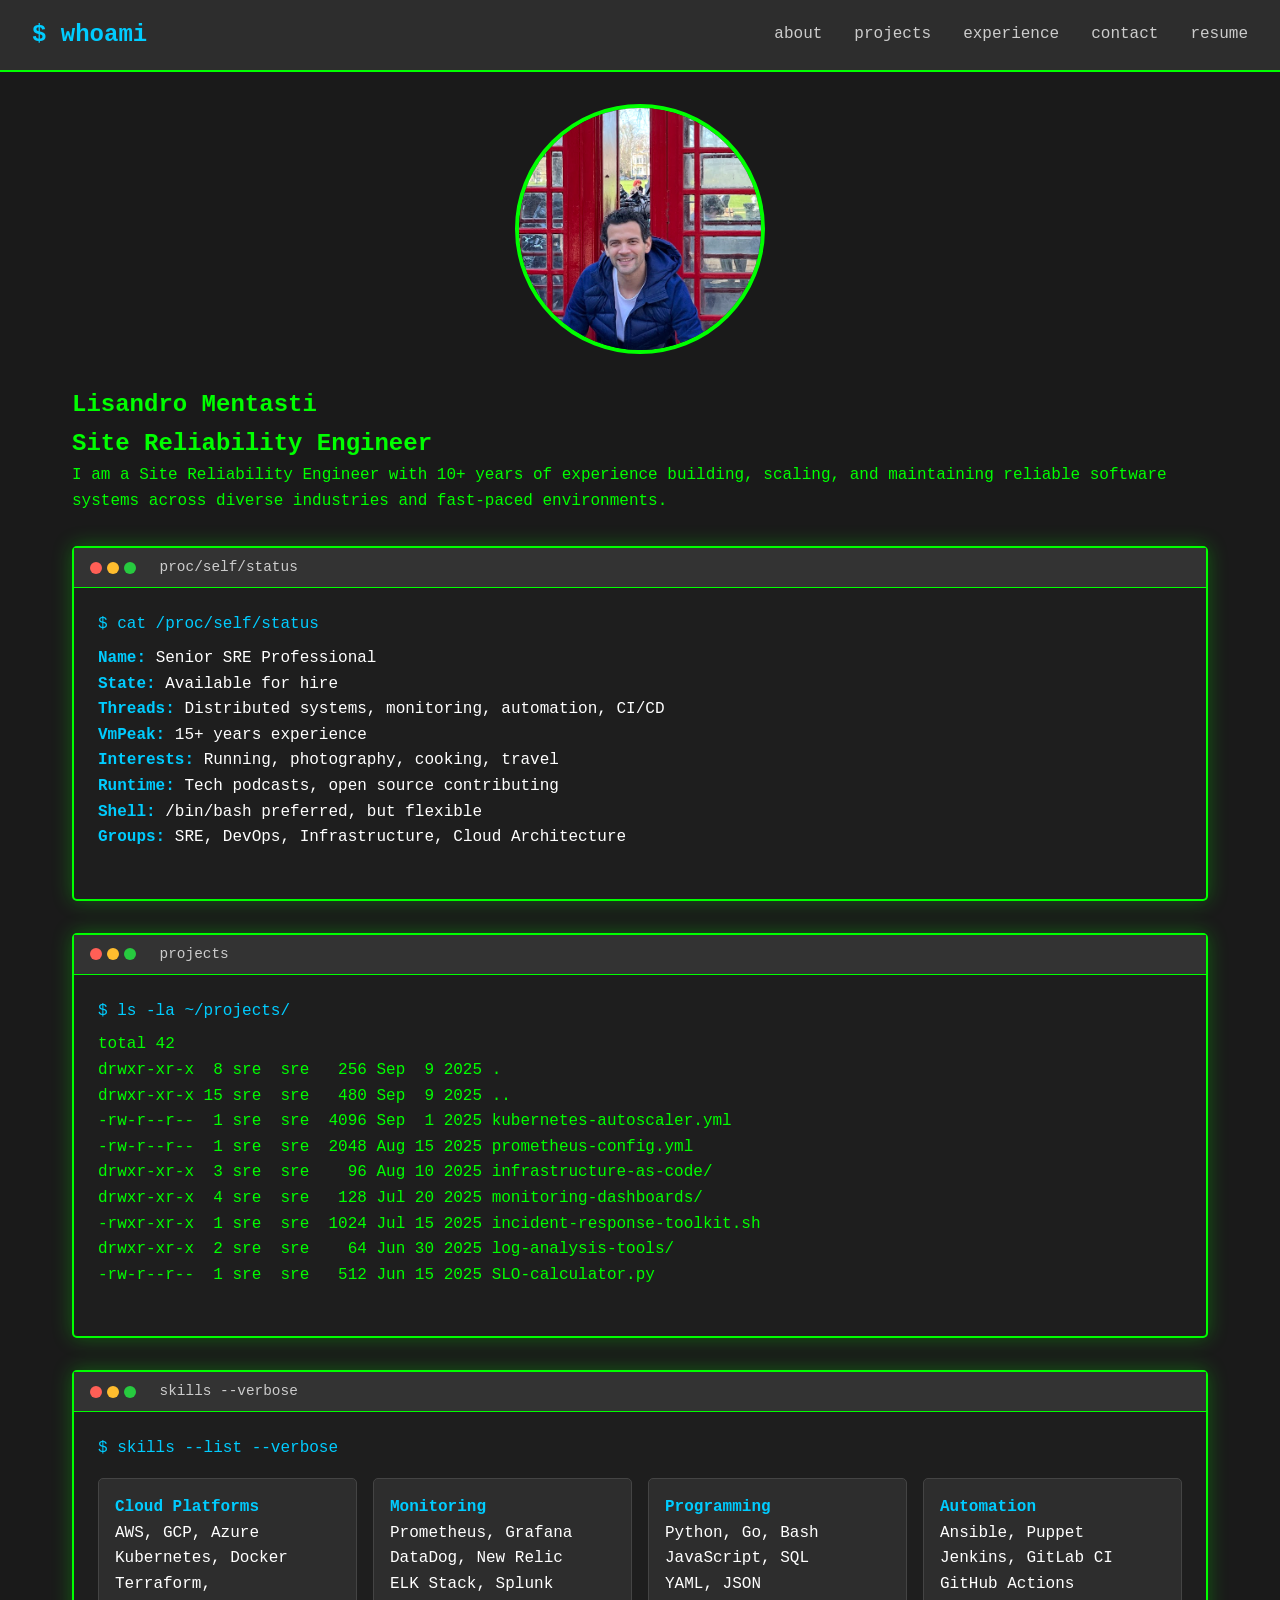
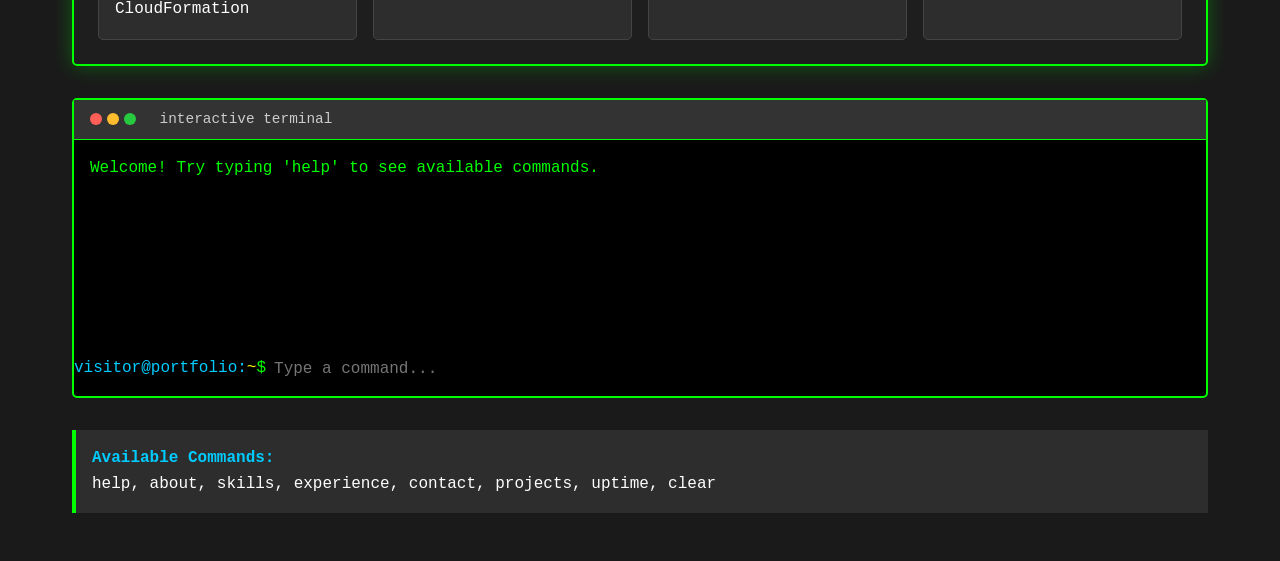
<file: alternative/index.html>
<!DOCTYPE html>
<html lang="en">
<head>
    <meta charset="UTF-8">
    <meta name="viewport" content="width=device-width, initial-scale=1.0">
    <title>$ whoami - SRE Portfolio</title>
    <link rel="stylesheet" href="styles.css">
</head>
<body>
    <header class="header">
        <div class="logo">$ whoami</div>
        <nav class="nav">
            <a href="#about">about</a>
            <a href="#projects">projects</a>
            <a href="#experience">experience</a>
            <a href="#contact">contact</a>
            <a href="#resume">resume</a>
        </nav>
    </header>

    <div class="container">
        <!-- About Section -->
        <section id="about" class="about-section">
            <div class="about-content">
                <div class="profile-image-container">
                    <img src="profile.png" alt="Lisandro Mentasti" class="profile-image">
                </div>
                <h1 class="about-name">Lisandro Mentasti</h1>
                <h2 class="about-title">Site Reliability Engineer</h2>
                <div class="about-description">
                    <p>I am a Site Reliability Engineer with 10+ years of experience building, scaling, and maintaining reliable software systems across diverse industries and fast-paced environments.</p>
                </div>
            </div>
        </section>

        <!-- Status Section -->
        <div class="terminal-window">
            <div class="terminal-header">
                <div class="terminal-buttons">
                    <div class="terminal-button red"></div>
                    <div class="terminal-button yellow"></div>
                    <div class="terminal-button green"></div>
                </div>
                <div class="terminal-title">proc/self/status</div>
            </div>
            <div class="terminal-content">
                <div class="command">$ cat /proc/self/status</div>
                <div class="output"><span class="key">Name:</span> <span class="value">Senior SRE Professional</span>
<span class="key">State:</span> <span class="value">Available for hire</span>
<span class="key">Threads:</span> <span class="value">Distributed systems, monitoring, automation, CI/CD</span>
<span class="key">VmPeak:</span> <span class="value">15+ years experience</span>
<span class="key">Interests:</span> <span class="value">Running, photography, cooking, travel</span>
<span class="key">Runtime:</span> <span class="value">Tech podcasts, open source contributing</span>
<span class="key">Shell:</span> <span class="value">/bin/bash preferred, but flexible</span>
<span class="key">Groups:</span> <span class="value">SRE, DevOps, Infrastructure, Cloud Architecture</span></div>
            </div>
        </div>

        <!-- Projects Section -->
        <div class="terminal-window">
            <div class="terminal-header">
                <div class="terminal-buttons">
                    <div class="terminal-button red"></div>
                    <div class="terminal-button yellow"></div>
                    <div class="terminal-button green"></div>
                </div>
                <div class="terminal-title">projects</div>
            </div>
            <div class="terminal-content">
                <div class="command">$ ls -la ~/projects/</div>
                <div class="output">total 42
drwxr-xr-x  8 sre  sre   256 Sep  9 2025 .
drwxr-xr-x 15 sre  sre   480 Sep  9 2025 ..
-rw-r--r--  1 sre  sre  4096 Sep  1 2025 kubernetes-autoscaler.yml
-rw-r--r--  1 sre  sre  2048 Aug 15 2025 prometheus-config.yml
drwxr-xr-x  3 sre  sre    96 Aug 10 2025 infrastructure-as-code/
drwxr-xr-x  4 sre  sre   128 Jul 20 2025 monitoring-dashboards/
-rwxr-xr-x  1 sre  sre  1024 Jul 15 2025 incident-response-toolkit.sh
drwxr-xr-x  2 sre  sre    64 Jun 30 2025 log-analysis-tools/
-rw-r--r--  1 sre  sre   512 Jun 15 2025 SLO-calculator.py</div>
            </div>
        </div>

        <!-- Skills Section -->
        <div class="terminal-window">
            <div class="terminal-header">
                <div class="terminal-buttons">
                    <div class="terminal-button red"></div>
                    <div class="terminal-button yellow"></div>
                    <div class="terminal-button green"></div>
                </div>
                <div class="terminal-title">skills --verbose</div>
            </div>
            <div class="terminal-content">
                <div class="command">$ skills --list --verbose</div>
                <div class="skills-grid">
                    <div class="skill-category">
                        <div class="key">Cloud Platforms</div>
                        <div class="value">AWS, GCP, Azure<br>Kubernetes, Docker<br>Terraform, CloudFormation</div>
                    </div>
                    <div class="skill-category">
                        <div class="key">Monitoring</div>
                        <div class="value">Prometheus, Grafana<br>DataDog, New Relic<br>ELK Stack, Splunk</div>
                    </div>
                    <div class="skill-category">
                        <div class="key">Programming</div>
                        <div class="value">Python, Go, Bash<br>JavaScript, SQL<br>YAML, JSON</div>
                    </div>
                    <div class="skill-category">
                        <div class="key">Automation</div>
                        <div class="value">Ansible, Puppet<br>Jenkins, GitLab CI<br>GitHub Actions</div>
                    </div>
                </div>
            </div>
        </div>

        <!-- Interactive Terminal -->
        <div class="interactive-terminal">
            <div class="terminal-header">
                <div class="terminal-buttons">
                    <div class="terminal-button red"></div>
                    <div class="terminal-button yellow"></div>
                    <div class="terminal-button green"></div>
                </div>
                <div class="terminal-title">interactive terminal</div>
            </div>
            <div class="terminal-output" id="terminalOutput">
                <div class="output">Welcome! Try typing 'help' to see available commands.</div>
            </div>
            <div class="input-line">
                <span class="prompt">visitor@portfolio:</span><span class="path">~</span>$ 
                <input type="text" class="terminal-input" id="terminalInput" placeholder="Type a command...">
            </div>
        </div>

        <!-- Help Section -->
        <div class="help-section">
            <div class="key">Available Commands:</div>
            <div class="value">help, about, skills, experience, contact, projects, uptime, clear</div>
        </div>
    </div>

    <script src="script.js"></script>
</body>
</html>
</file>
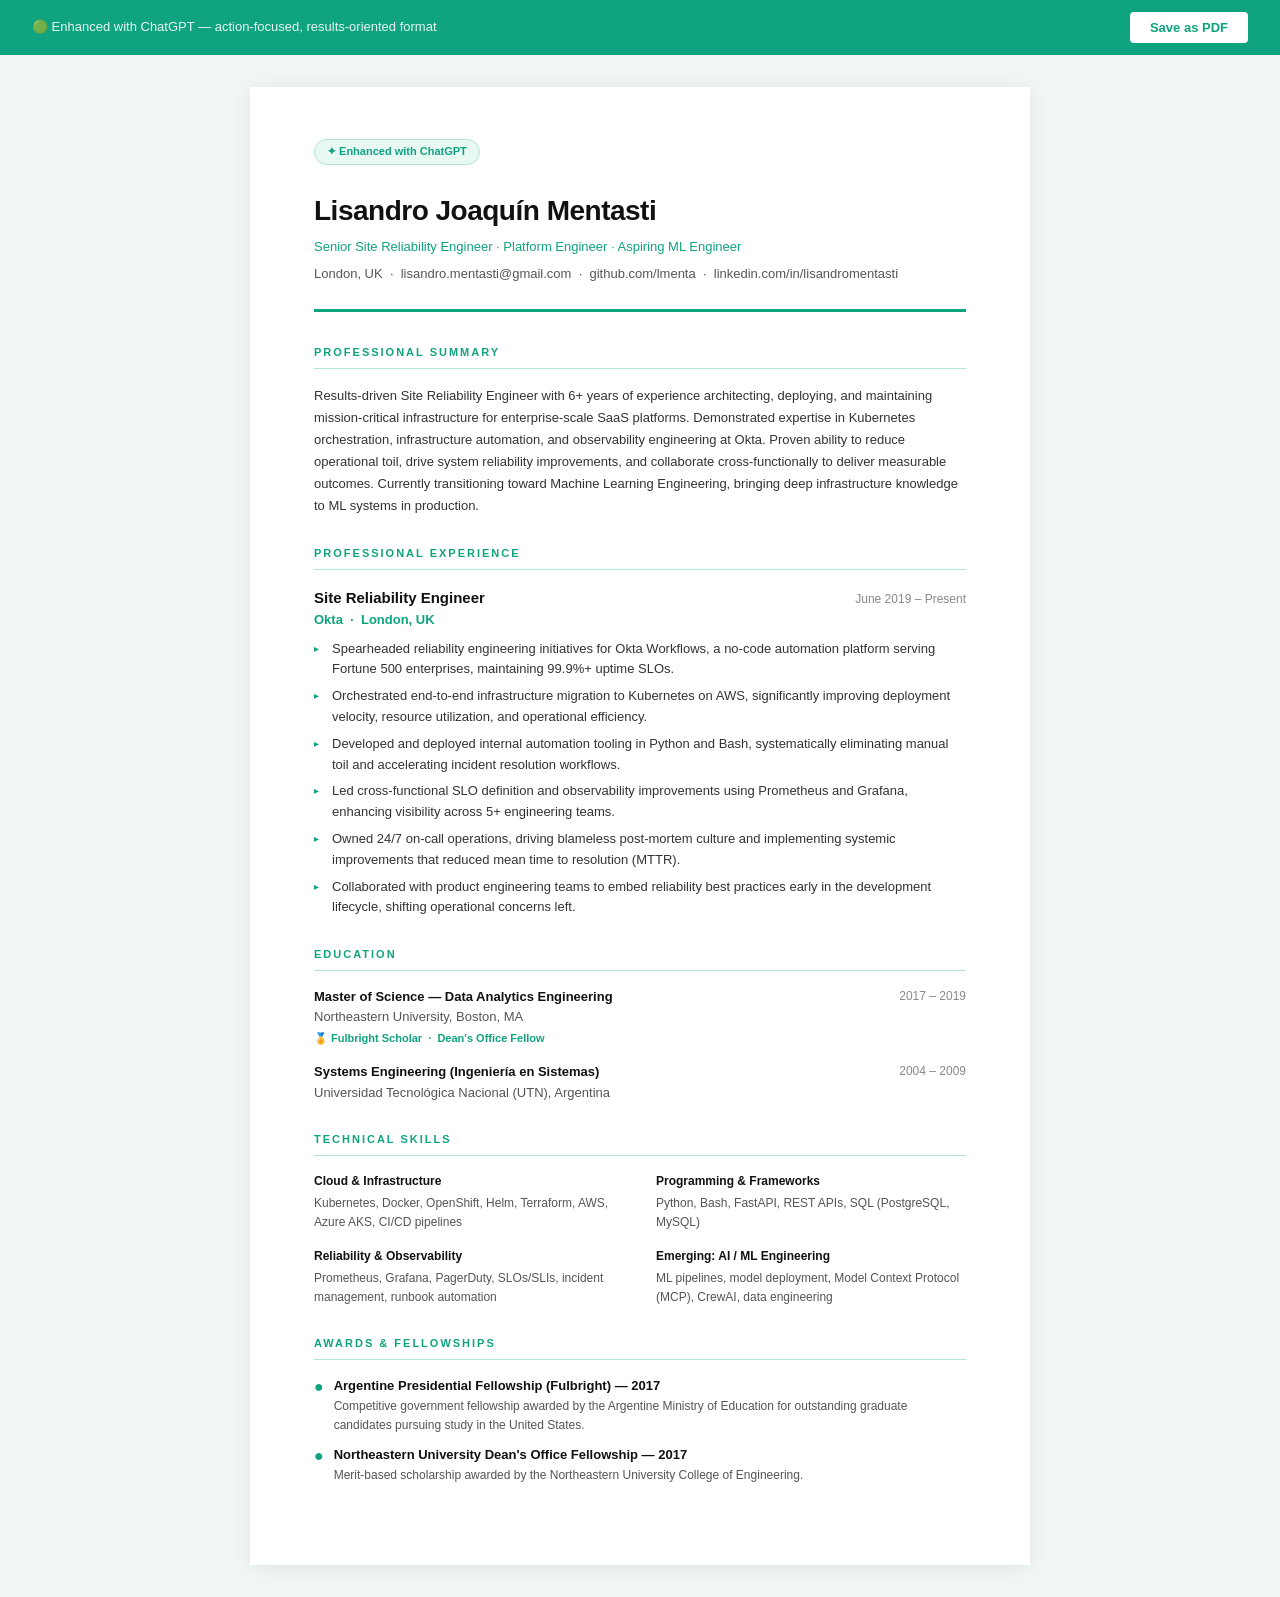
<file: resume/versions/chatgpt.html>
<!DOCTYPE html>
<html lang="en">
<head>
    <meta charset="UTF-8">
    <meta name="viewport" content="width=device-width, initial-scale=1.0">
    <title>Lisandro Joaquín Mentasti — CV (ChatGPT Enhanced)</title>
    <style>
        * { box-sizing: border-box; margin: 0; padding: 0; }

        body {
            font-family: -apple-system, 'Helvetica Neue', Arial, sans-serif;
            font-size: 14px;
            line-height: 1.6;
            color: #1a1a1a;
            background: #f0f7f4;
        }

        .print-bar {
            background: #10a37f;
            color: #fff;
            padding: 12px 32px;
            display: flex;
            align-items: center;
            justify-content: space-between;
            font-size: 13px;
        }
        .print-bar span { opacity: 0.9; }
        .print-btn {
            background: #fff;
            color: #10a37f;
            border: none;
            padding: 8px 20px;
            border-radius: 4px;
            font-size: 13px;
            font-weight: 600;
            cursor: pointer;
        }
        .print-btn:hover { background: #e6f5f0; }

        .page {
            max-width: 780px;
            margin: 32px auto;
            background: #fff;
            padding: 52px 64px;
            box-shadow: 0 2px 20px rgba(0,0,0,0.08);
        }

        .badge {
            display: inline-flex;
            align-items: center;
            gap: 6px;
            font-size: 11px;
            font-weight: 600;
            color: #10a37f;
            background: #e8f8f3;
            border: 1px solid #b3e6d5;
            padding: 3px 12px;
            border-radius: 20px;
            margin-bottom: 24px;
        }

        header { margin-bottom: 32px; border-bottom: 3px solid #10a37f; padding-bottom: 24px; }
        h1 { font-size: 28px; font-weight: 700; letter-spacing: -0.5px; color: #111; }
        .subtitle { font-size: 13px; color: #555; margin-top: 6px; }
        .tagline { font-size: 13px; color: #10a37f; font-weight: 500; margin-top: 4px; }

        section { margin-bottom: 28px; }
        .section-title {
            font-size: 11px;
            font-weight: 700;
            letter-spacing: 2px;
            text-transform: uppercase;
            color: #10a37f;
            border-bottom: 1px solid #b3e6d5;
            padding-bottom: 6px;
            margin-bottom: 16px;
        }

        .job-header { display: flex; justify-content: space-between; align-items: baseline; margin-bottom: 8px; flex-wrap: wrap; gap: 4px; }
        .job-title { font-weight: 700; font-size: 15px; color: #111; }
        .job-company { color: #10a37f; font-weight: 600; font-size: 13px; }
        .job-date { font-size: 12px; color: #888; }

        ul { padding-left: 0; list-style: none; }
        ul li {
            padding-left: 18px;
            position: relative;
            margin-bottom: 6px;
            color: #333;
            font-size: 13px;
        }
        ul li::before { content: "▸"; position: absolute; left: 0; color: #10a37f; font-size: 10px; top: 2px; }

        .edu-item { display: flex; justify-content: space-between; margin-bottom: 14px; flex-wrap: wrap; gap: 2px; }
        .edu-degree { font-weight: 700; font-size: 13px; color: #111; }
        .edu-school { font-size: 13px; color: #555; }
        .edu-note { font-size: 11px; color: #10a37f; font-weight: 600; margin-top: 2px; }
        .edu-date { font-size: 12px; color: #888; }

        .skills-grid { display: grid; grid-template-columns: 1fr 1fr; gap: 14px 32px; }
        .skill-category { font-weight: 700; font-size: 12px; color: #111; margin-bottom: 3px; }
        .skill-list { font-size: 12px; color: #555; }

        .award-item { margin-bottom: 10px; display: flex; gap: 10px; }
        .award-dot { color: #10a37f; font-size: 16px; line-height: 1.4; flex-shrink: 0; }
        .award-name { font-weight: 700; font-size: 13px; color: #111; }
        .award-desc { font-size: 12px; color: #555; }

        @media print {
            body { background: white; font-size: 12px; }
            .print-bar { display: none; }
            .page { margin: 0; padding: 32px 40px; box-shadow: none; max-width: 100%; }
        }

        @media (max-width: 600px) {
            .page { padding: 32px 24px; margin: 16px; }
            .skills-grid { grid-template-columns: 1fr; }
        }
    </style>
</head>
<body>
    <div class="print-bar">
        <span>🟢 Enhanced with ChatGPT — action-focused, results-oriented format</span>
        <button class="print-btn" onclick="window.print()">Save as PDF</button>
    </div>

    <div class="page">
        <div class="badge">✦ Enhanced with ChatGPT</div>

        <header>
            <h1>Lisandro Joaquín Mentasti</h1>
            <p class="tagline">Senior Site Reliability Engineer · Platform Engineer · Aspiring ML Engineer</p>
            <p class="subtitle">London, UK &nbsp;·&nbsp; lisandro.mentasti@gmail.com &nbsp;·&nbsp; github.com/lmenta &nbsp;·&nbsp; linkedin.com/in/lisandromentasti</p>
        </header>

        <section>
            <div class="section-title">Professional Summary</div>
            <p style="font-size:13px; color:#333; line-height:1.7">
                Results-driven Site Reliability Engineer with 6+ years of experience architecting, deploying, and maintaining mission-critical infrastructure for enterprise-scale SaaS platforms. Demonstrated expertise in Kubernetes orchestration, infrastructure automation, and observability engineering at Okta. Proven ability to reduce operational toil, drive system reliability improvements, and collaborate cross-functionally to deliver measurable outcomes. Currently transitioning toward Machine Learning Engineering, bringing deep infrastructure knowledge to ML systems in production.
            </p>
        </section>

        <section>
            <div class="section-title">Professional Experience</div>
            <div class="job-header">
                <div>
                    <div class="job-title">Site Reliability Engineer</div>
                    <div class="job-company">Okta &nbsp;·&nbsp; London, UK</div>
                </div>
                <div class="job-date">June 2019 – Present</div>
            </div>
            <ul>
                <li>Spearheaded reliability engineering initiatives for Okta Workflows, a no-code automation platform serving Fortune 500 enterprises, maintaining 99.9%+ uptime SLOs.</li>
                <li>Orchestrated end-to-end infrastructure migration to Kubernetes on AWS, significantly improving deployment velocity, resource utilization, and operational efficiency.</li>
                <li>Developed and deployed internal automation tooling in Python and Bash, systematically eliminating manual toil and accelerating incident resolution workflows.</li>
                <li>Led cross-functional SLO definition and observability improvements using Prometheus and Grafana, enhancing visibility across 5+ engineering teams.</li>
                <li>Owned 24/7 on-call operations, driving blameless post-mortem culture and implementing systemic improvements that reduced mean time to resolution (MTTR).</li>
                <li>Collaborated with product engineering teams to embed reliability best practices early in the development lifecycle, shifting operational concerns left.</li>
            </ul>
        </section>

        <section>
            <div class="section-title">Education</div>
            <div class="edu-item">
                <div>
                    <div class="edu-degree">Master of Science — Data Analytics Engineering</div>
                    <div class="edu-school">Northeastern University, Boston, MA</div>
                    <div class="edu-note">🏅 Fulbright Scholar &nbsp;·&nbsp; Dean's Office Fellow</div>
                </div>
                <div class="edu-date">2017 – 2019</div>
            </div>
            <div class="edu-item">
                <div>
                    <div class="edu-degree">Systems Engineering (Ingeniería en Sistemas)</div>
                    <div class="edu-school">Universidad Tecnológica Nacional (UTN), Argentina</div>
                </div>
                <div class="edu-date">2004 – 2009</div>
            </div>
        </section>

        <section>
            <div class="section-title">Technical Skills</div>
            <div class="skills-grid">
                <div>
                    <div class="skill-category">Cloud & Infrastructure</div>
                    <div class="skill-list">Kubernetes, Docker, OpenShift, Helm, Terraform, AWS, Azure AKS, CI/CD pipelines</div>
                </div>
                <div>
                    <div class="skill-category">Programming & Frameworks</div>
                    <div class="skill-list">Python, Bash, FastAPI, REST APIs, SQL (PostgreSQL, MySQL)</div>
                </div>
                <div>
                    <div class="skill-category">Reliability & Observability</div>
                    <div class="skill-list">Prometheus, Grafana, PagerDuty, SLOs/SLIs, incident management, runbook automation</div>
                </div>
                <div>
                    <div class="skill-category">Emerging: AI / ML Engineering</div>
                    <div class="skill-list">ML pipelines, model deployment, Model Context Protocol (MCP), CrewAI, data engineering</div>
                </div>
            </div>
        </section>

        <section>
            <div class="section-title">Awards & Fellowships</div>
            <div class="award-item">
                <div class="award-dot">●</div>
                <div>
                    <div class="award-name">Argentine Presidential Fellowship (Fulbright) — 2017</div>
                    <div class="award-desc">Competitive government fellowship awarded by the Argentine Ministry of Education for outstanding graduate candidates pursuing study in the United States.</div>
                </div>
            </div>
            <div class="award-item">
                <div class="award-dot">●</div>
                <div>
                    <div class="award-name">Northeastern University Dean's Office Fellowship — 2017</div>
                    <div class="award-desc">Merit-based scholarship awarded by the Northeastern University College of Engineering.</div>
                </div>
            </div>
        </section>
    </div>
</body>
</html>
</file>
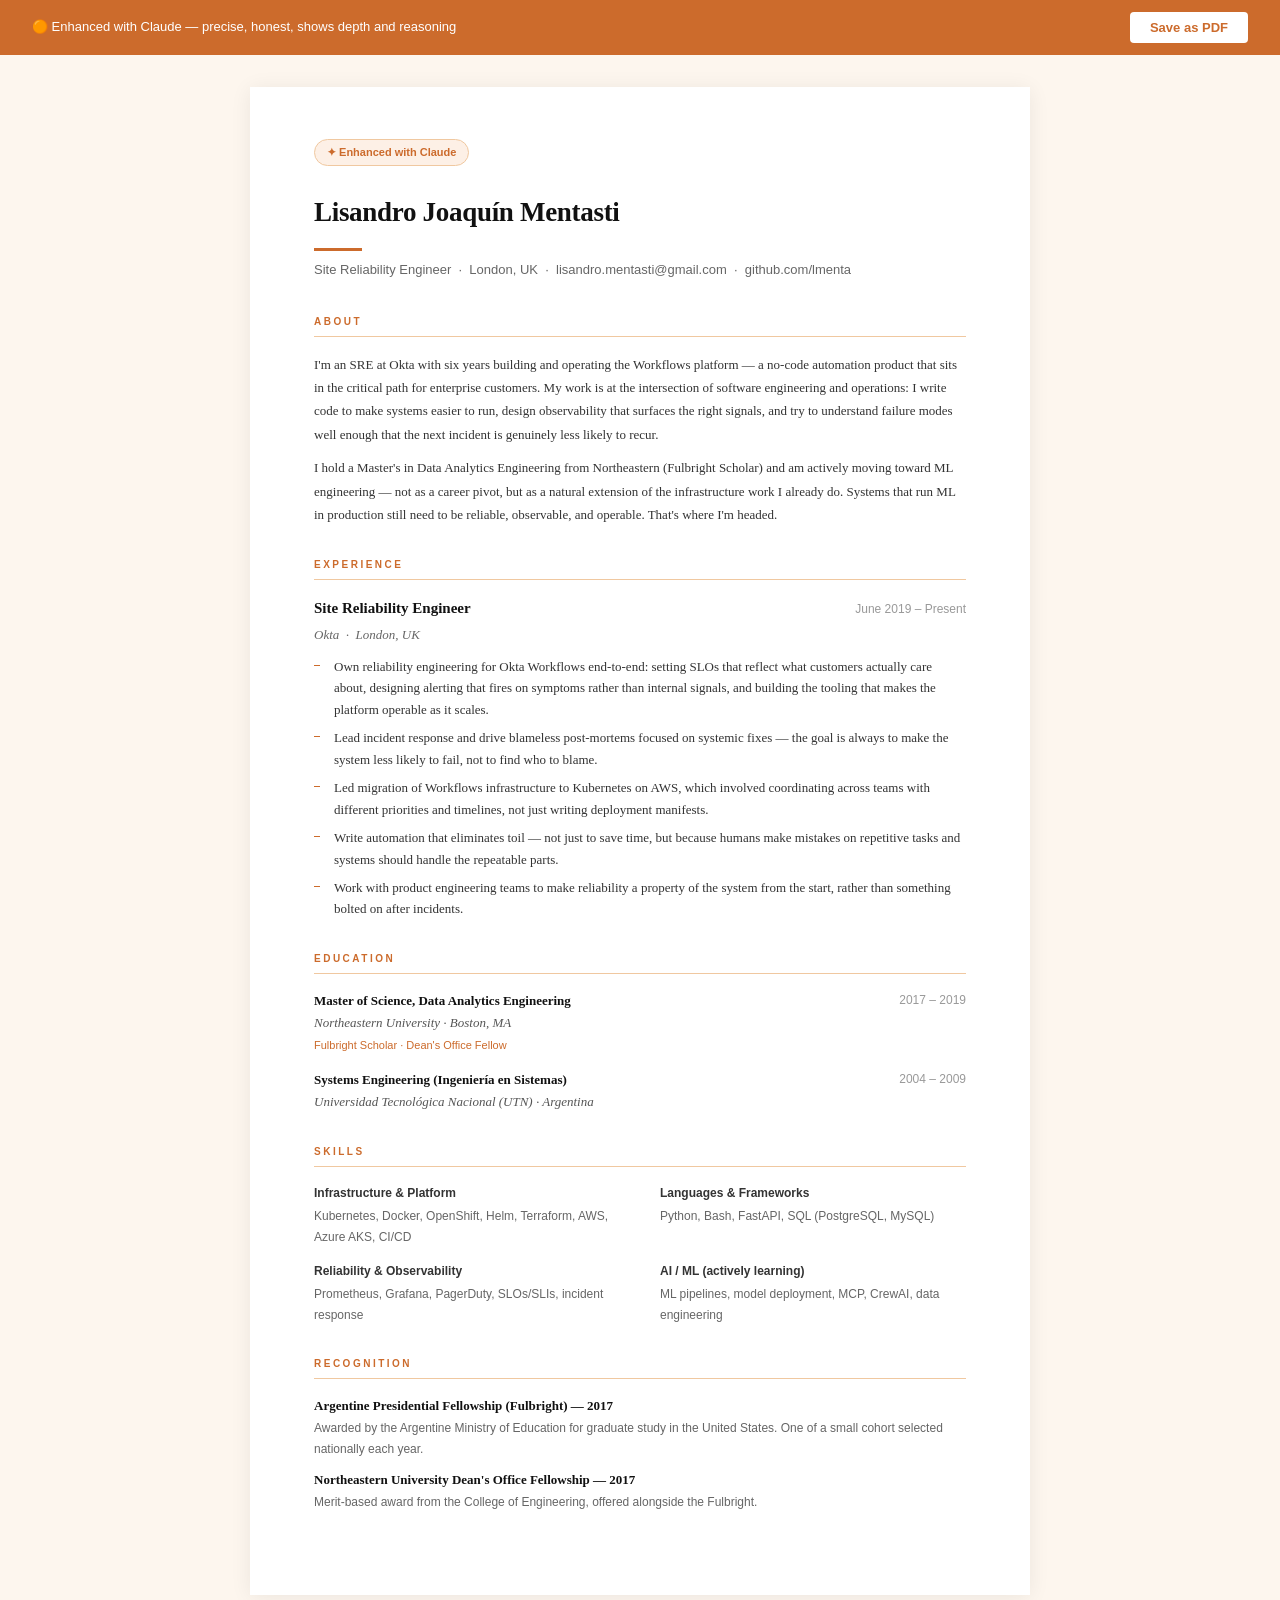
<file: resume/versions/claude.html>
<!DOCTYPE html>
<html lang="en">
<head>
    <meta charset="UTF-8">
    <meta name="viewport" content="width=device-width, initial-scale=1.0">
    <title>Lisandro Joaquín Mentasti — CV (Claude Enhanced)</title>
    <style>
        * { box-sizing: border-box; margin: 0; padding: 0; }

        body {
            font-family: 'Georgia', serif;
            font-size: 14px;
            line-height: 1.7;
            color: #1a1a1a;
            background: #fdf6ee;
        }

        .print-bar {
            background: #cc6b2c;
            color: #fff;
            padding: 12px 32px;
            display: flex;
            align-items: center;
            justify-content: space-between;
            font-family: -apple-system, sans-serif;
            font-size: 13px;
        }
        .print-btn {
            background: #fff;
            color: #cc6b2c;
            border: none;
            padding: 8px 20px;
            border-radius: 4px;
            font-size: 13px;
            font-weight: 600;
            cursor: pointer;
            font-family: -apple-system, sans-serif;
        }
        .print-btn:hover { background: #fdf0e6; }

        .page {
            max-width: 780px;
            margin: 32px auto;
            background: #fff;
            padding: 52px 64px;
            box-shadow: 0 2px 20px rgba(0,0,0,0.07);
        }

        .badge {
            display: inline-flex;
            align-items: center;
            gap: 6px;
            font-family: -apple-system, sans-serif;
            font-size: 11px;
            font-weight: 600;
            color: #cc6b2c;
            background: #fdf0e6;
            border: 1px solid #f0c8a0;
            padding: 3px 12px;
            border-radius: 20px;
            margin-bottom: 24px;
        }

        header { margin-bottom: 32px; }
        .header-rule { width: 48px; height: 3px; background: #cc6b2c; margin: 12px 0 8px; }
        h1 { font-size: 27px; font-weight: 700; color: #111; letter-spacing: -0.3px; }
        .subtitle { font-family: -apple-system, sans-serif; font-size: 13px; color: #666; margin-top: 4px; }

        section { margin-bottom: 30px; }
        .section-title {
            font-family: -apple-system, sans-serif;
            font-size: 10px;
            font-weight: 700;
            letter-spacing: 2.5px;
            text-transform: uppercase;
            color: #cc6b2c;
            border-bottom: 1px solid #f0c8a0;
            padding-bottom: 6px;
            margin-bottom: 16px;
        }

        p.prose { font-size: 13px; color: #333; line-height: 1.8; }

        .job-header { margin-bottom: 10px; }
        .job-top { display: flex; justify-content: space-between; align-items: baseline; flex-wrap: wrap; gap: 4px; }
        .job-title { font-weight: 700; font-size: 15px; color: #111; }
        .job-date { font-family: -apple-system, sans-serif; font-size: 12px; color: #999; }
        .job-company { font-style: italic; font-size: 13px; color: #666; margin-top: 2px; }

        ul { list-style: none; padding: 0; }
        ul li {
            padding-left: 20px;
            position: relative;
            margin-bottom: 7px;
            font-size: 13px;
            color: #333;
            line-height: 1.65;
        }
        ul li::before {
            content: "";
            position: absolute;
            left: 0;
            top: 9px;
            width: 6px;
            height: 1px;
            background: #cc6b2c;
        }

        .edu-item { display: flex; justify-content: space-between; margin-bottom: 14px; flex-wrap: wrap; gap: 4px; }
        .edu-degree { font-weight: 700; font-size: 13px; color: #111; }
        .edu-school { font-style: italic; font-size: 13px; color: #555; }
        .edu-note { font-family: -apple-system, sans-serif; font-size: 11px; color: #cc6b2c; margin-top: 2px; }
        .edu-date { font-family: -apple-system, sans-serif; font-size: 12px; color: #999; }

        .skills-grid { display: grid; grid-template-columns: 1fr 1fr; gap: 14px 40px; }
        .skill-category { font-family: -apple-system, sans-serif; font-weight: 700; font-size: 12px; color: #333; margin-bottom: 3px; }
        .skill-list { font-family: -apple-system, sans-serif; font-size: 12px; color: #666; }

        .award-item { margin-bottom: 10px; }
        .award-name { font-weight: 700; font-size: 13px; color: #111; }
        .award-desc { font-size: 12px; color: #666; font-family: -apple-system, sans-serif; margin-top: 1px; }

        @media print {
            body { background: white; font-size: 12px; }
            .print-bar { display: none; }
            .page { margin: 0; padding: 32px 40px; box-shadow: none; max-width: 100%; }
        }

        @media (max-width: 600px) {
            .page { padding: 32px 24px; margin: 16px; }
            .skills-grid { grid-template-columns: 1fr; }
        }
    </style>
</head>
<body>
    <div class="print-bar">
        <span>🟠 Enhanced with Claude — precise, honest, shows depth and reasoning</span>
        <button class="print-btn" onclick="window.print()">Save as PDF</button>
    </div>

    <div class="page">
        <div class="badge">✦ Enhanced with Claude</div>

        <header>
            <h1>Lisandro Joaquín Mentasti</h1>
            <div class="header-rule"></div>
            <p class="subtitle">Site Reliability Engineer &nbsp;·&nbsp; London, UK &nbsp;·&nbsp; lisandro.mentasti@gmail.com &nbsp;·&nbsp; github.com/lmenta</p>
        </header>

        <section>
            <div class="section-title">About</div>
            <p class="prose">
                I'm an SRE at Okta with six years building and operating the Workflows platform — a no-code automation product that sits in the critical path for enterprise customers. My work is at the intersection of software engineering and operations: I write code to make systems easier to run, design observability that surfaces the right signals, and try to understand failure modes well enough that the next incident is genuinely less likely to recur.
            </p>
            <p class="prose" style="margin-top: 10px">
                I hold a Master's in Data Analytics Engineering from Northeastern (Fulbright Scholar) and am actively moving toward ML engineering — not as a career pivot, but as a natural extension of the infrastructure work I already do. Systems that run ML in production still need to be reliable, observable, and operable. That's where I'm headed.
            </p>
        </section>

        <section>
            <div class="section-title">Experience</div>
            <div class="job-header">
                <div class="job-top">
                    <div class="job-title">Site Reliability Engineer</div>
                    <div class="job-date">June 2019 – Present</div>
                </div>
                <div class="job-company">Okta &nbsp;·&nbsp; London, UK</div>
            </div>
            <ul>
                <li>Own reliability engineering for Okta Workflows end-to-end: setting SLOs that reflect what customers actually care about, designing alerting that fires on symptoms rather than internal signals, and building the tooling that makes the platform operable as it scales.</li>
                <li>Lead incident response and drive blameless post-mortems focused on systemic fixes — the goal is always to make the system less likely to fail, not to find who to blame.</li>
                <li>Led migration of Workflows infrastructure to Kubernetes on AWS, which involved coordinating across teams with different priorities and timelines, not just writing deployment manifests.</li>
                <li>Write automation that eliminates toil — not just to save time, but because humans make mistakes on repetitive tasks and systems should handle the repeatable parts.</li>
                <li>Work with product engineering teams to make reliability a property of the system from the start, rather than something bolted on after incidents.</li>
            </ul>
        </section>

        <section>
            <div class="section-title">Education</div>
            <div class="edu-item">
                <div>
                    <div class="edu-degree">Master of Science, Data Analytics Engineering</div>
                    <div class="edu-school">Northeastern University · Boston, MA</div>
                    <div class="edu-note">Fulbright Scholar · Dean's Office Fellow</div>
                </div>
                <div class="edu-date">2017 – 2019</div>
            </div>
            <div class="edu-item">
                <div>
                    <div class="edu-degree">Systems Engineering (Ingeniería en Sistemas)</div>
                    <div class="edu-school">Universidad Tecnológica Nacional (UTN) · Argentina</div>
                </div>
                <div class="edu-date">2004 – 2009</div>
            </div>
        </section>

        <section>
            <div class="section-title">Skills</div>
            <div class="skills-grid">
                <div>
                    <div class="skill-category">Infrastructure & Platform</div>
                    <div class="skill-list">Kubernetes, Docker, OpenShift, Helm, Terraform, AWS, Azure AKS, CI/CD</div>
                </div>
                <div>
                    <div class="skill-category">Languages & Frameworks</div>
                    <div class="skill-list">Python, Bash, FastAPI, SQL (PostgreSQL, MySQL)</div>
                </div>
                <div>
                    <div class="skill-category">Reliability & Observability</div>
                    <div class="skill-list">Prometheus, Grafana, PagerDuty, SLOs/SLIs, incident response</div>
                </div>
                <div>
                    <div class="skill-category">AI / ML (actively learning)</div>
                    <div class="skill-list">ML pipelines, model deployment, MCP, CrewAI, data engineering</div>
                </div>
            </div>
        </section>

        <section>
            <div class="section-title">Recognition</div>
            <div class="award-item">
                <div class="award-name">Argentine Presidential Fellowship (Fulbright) — 2017</div>
                <div class="award-desc">Awarded by the Argentine Ministry of Education for graduate study in the United States. One of a small cohort selected nationally each year.</div>
            </div>
            <div class="award-item">
                <div class="award-name">Northeastern University Dean's Office Fellowship — 2017</div>
                <div class="award-desc">Merit-based award from the College of Engineering, offered alongside the Fulbright.</div>
            </div>
        </section>
    </div>
</body>
</html>
</file>
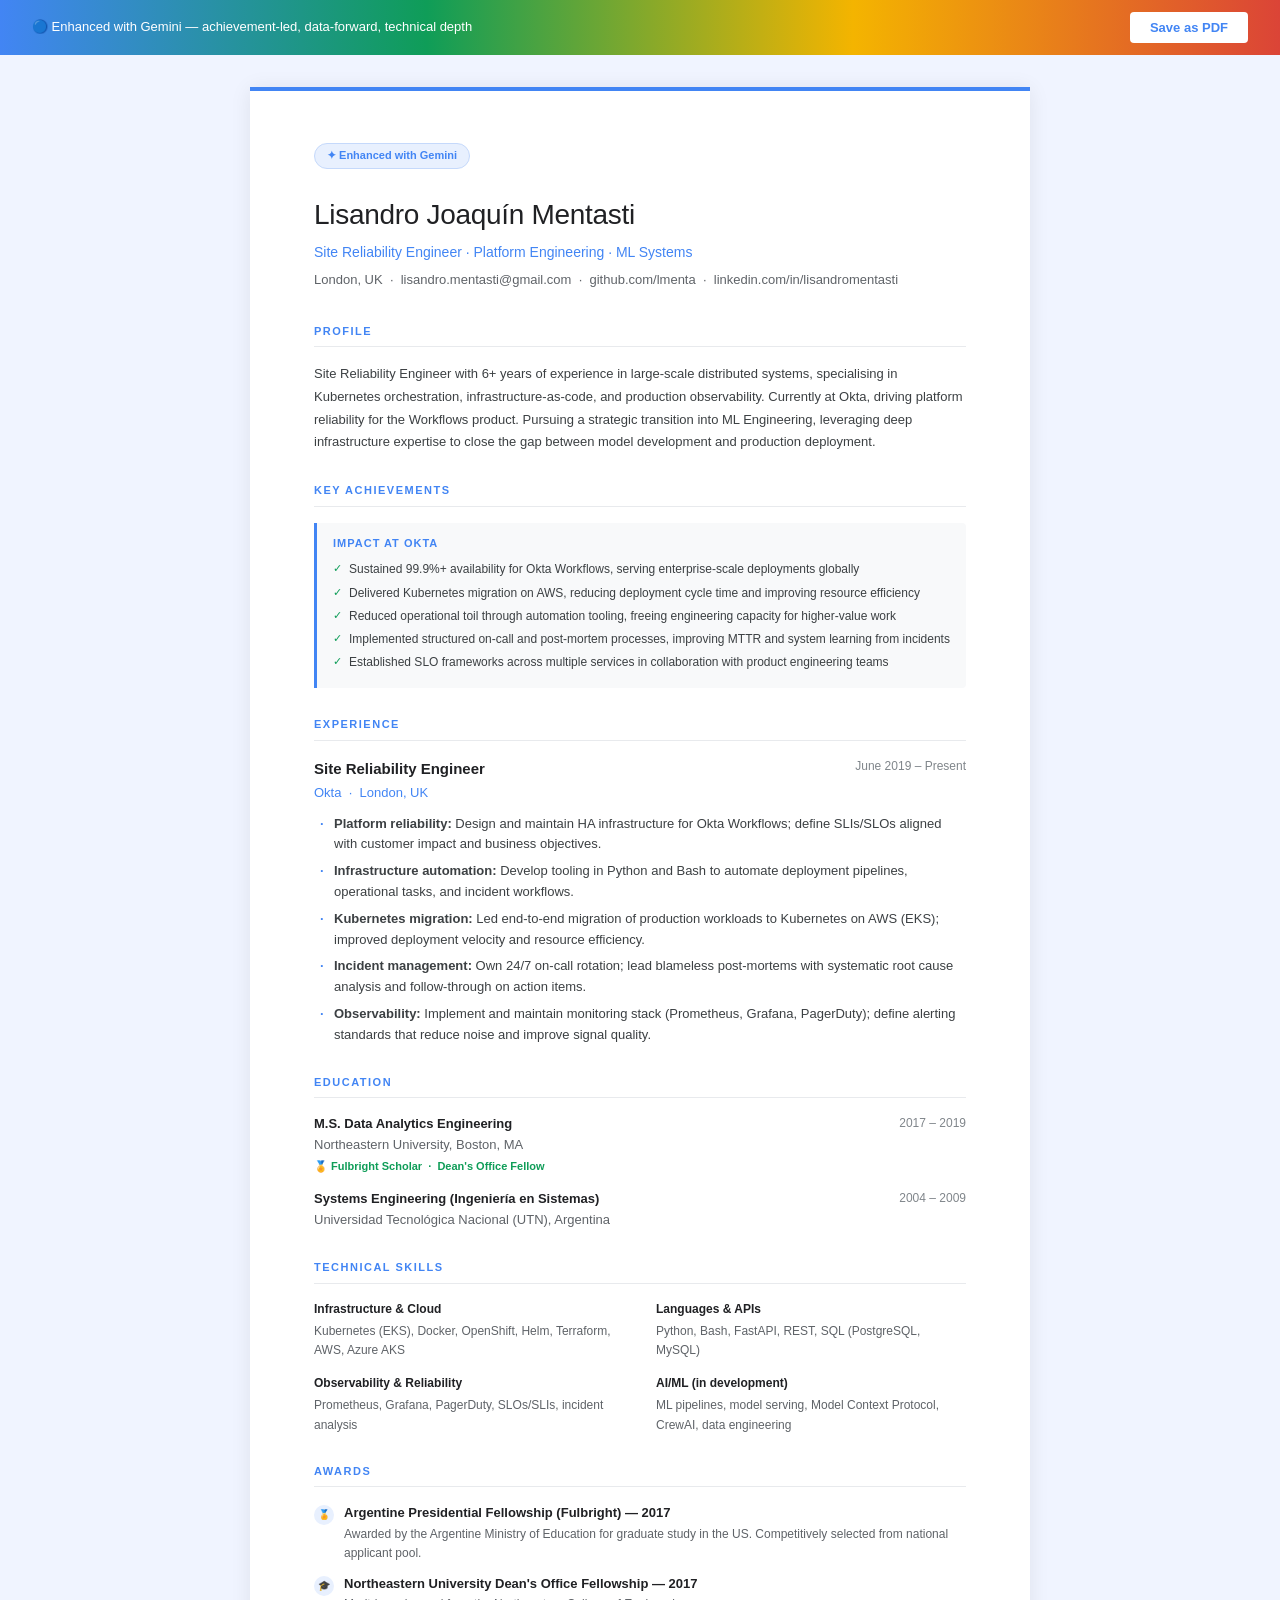
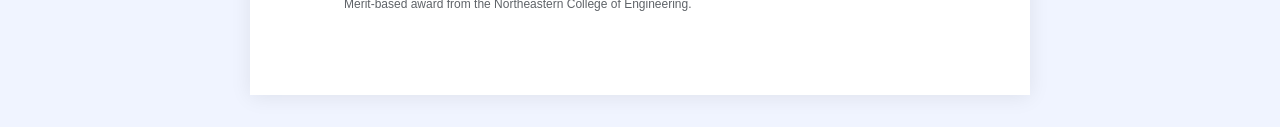
<file: resume/versions/gemini.html>
<!DOCTYPE html>
<html lang="en">
<head>
    <meta charset="UTF-8">
    <meta name="viewport" content="width=device-width, initial-scale=1.0">
    <title>Lisandro Joaquín Mentasti — CV (Gemini Enhanced)</title>
    <style>
        * { box-sizing: border-box; margin: 0; padding: 0; }

        body {
            font-family: 'Google Sans', -apple-system, 'Segoe UI', sans-serif;
            font-size: 14px;
            line-height: 1.6;
            color: #202124;
            background: #f0f4ff;
        }

        .print-bar {
            background: linear-gradient(90deg, #4285F4, #0F9D58, #F4B400, #DB4437);
            color: #fff;
            padding: 12px 32px;
            display: flex;
            align-items: center;
            justify-content: space-between;
            font-size: 13px;
        }
        .print-btn {
            background: #fff;
            color: #4285F4;
            border: none;
            padding: 8px 20px;
            border-radius: 4px;
            font-size: 13px;
            font-weight: 600;
            cursor: pointer;
        }
        .print-btn:hover { background: #e8f0fe; }

        .page {
            max-width: 780px;
            margin: 32px auto;
            background: #fff;
            padding: 52px 64px;
            box-shadow: 0 2px 20px rgba(0,0,0,0.08);
            border-top: 4px solid #4285F4;
        }

        .badge {
            display: inline-flex;
            align-items: center;
            gap: 6px;
            font-size: 11px;
            font-weight: 600;
            color: #4285F4;
            background: #e8f0fe;
            border: 1px solid #c5d9fb;
            padding: 3px 12px;
            border-radius: 20px;
            margin-bottom: 24px;
        }

        header { margin-bottom: 32px; }
        h1 { font-size: 28px; font-weight: 400; color: #202124; letter-spacing: -0.3px; }
        .subtitle { font-size: 13px; color: #5f6368; margin-top: 6px; }
        .headline { font-size: 14px; color: #4285F4; font-weight: 500; margin-top: 4px; }

        section { margin-bottom: 28px; }
        .section-title {
            font-size: 11px;
            font-weight: 600;
            letter-spacing: 1.5px;
            text-transform: uppercase;
            color: #4285F4;
            border-bottom: 1px solid #e8eaed;
            padding-bottom: 6px;
            margin-bottom: 16px;
        }

        p.prose { font-size: 13px; color: #3c4043; line-height: 1.75; }

        .highlights {
            background: #f8f9fa;
            border-left: 3px solid #4285F4;
            padding: 12px 16px;
            margin-bottom: 20px;
            border-radius: 0 4px 4px 0;
        }
        .highlights-title { font-size: 11px; font-weight: 600; color: #4285F4; margin-bottom: 8px; letter-spacing: 1px; text-transform: uppercase; }
        .highlights ul { list-style: none; padding: 0; }
        .highlights li { font-size: 12px; color: #3c4043; padding-left: 16px; position: relative; margin-bottom: 4px; }
        .highlights li::before { content: "✓"; position: absolute; left: 0; color: #0F9D58; font-size: 11px; }

        .job-header { display: flex; justify-content: space-between; align-items: flex-start; margin-bottom: 10px; flex-wrap: wrap; gap: 4px; }
        .job-title { font-weight: 600; font-size: 15px; color: #202124; }
        .job-company { font-size: 13px; color: #4285F4; font-weight: 500; margin-top: 2px; }
        .job-date { font-size: 12px; color: #80868b; }

        ul.resp { list-style: none; padding: 0; }
        ul.resp li {
            padding-left: 20px;
            position: relative;
            margin-bottom: 6px;
            font-size: 13px;
            color: #3c4043;
            line-height: 1.6;
        }
        ul.resp li::before { content: "·"; position: absolute; left: 6px; color: #4285F4; font-weight: 700; }

        .edu-item { display: flex; justify-content: space-between; margin-bottom: 14px; flex-wrap: wrap; gap: 4px; }
        .edu-degree { font-weight: 600; font-size: 13px; color: #202124; }
        .edu-school { font-size: 13px; color: #5f6368; }
        .edu-note { font-size: 11px; color: #0F9D58; font-weight: 600; margin-top: 2px; }
        .edu-date { font-size: 12px; color: #80868b; }

        .skills-grid { display: grid; grid-template-columns: 1fr 1fr; gap: 14px 32px; }
        .skill-category { font-weight: 600; font-size: 12px; color: #202124; margin-bottom: 3px; }
        .skill-list { font-size: 12px; color: #5f6368; }

        .award-item { margin-bottom: 10px; display: flex; gap: 10px; align-items: flex-start; }
        .award-icon { width: 20px; height: 20px; background: #e8f0fe; border-radius: 50%; display: flex; align-items: center; justify-content: center; flex-shrink: 0; font-size: 10px; margin-top: 2px; }
        .award-name { font-weight: 600; font-size: 13px; color: #202124; }
        .award-desc { font-size: 12px; color: #5f6368; margin-top: 1px; }

        @media print {
            body { background: white; font-size: 12px; }
            .print-bar { display: none; }
            .page { margin: 0; padding: 32px 40px; box-shadow: none; max-width: 100%; border-top: 3px solid #4285F4; }
            .highlights { -webkit-print-color-adjust: exact; print-color-adjust: exact; }
        }

        @media (max-width: 600px) {
            .page { padding: 32px 24px; margin: 16px; }
            .skills-grid { grid-template-columns: 1fr; }
        }
    </style>
</head>
<body>
    <div class="print-bar">
        <span>🔵 Enhanced with Gemini — achievement-led, data-forward, technical depth</span>
        <button class="print-btn" onclick="window.print()">Save as PDF</button>
    </div>

    <div class="page">
        <div class="badge">✦ Enhanced with Gemini</div>

        <header>
            <h1>Lisandro Joaquín Mentasti</h1>
            <p class="headline">Site Reliability Engineer · Platform Engineering · ML Systems</p>
            <p class="subtitle">London, UK &nbsp;·&nbsp; lisandro.mentasti@gmail.com &nbsp;·&nbsp; github.com/lmenta &nbsp;·&nbsp; linkedin.com/in/lisandromentasti</p>
        </header>

        <section>
            <div class="section-title">Profile</div>
            <p class="prose">
                Site Reliability Engineer with 6+ years of experience in large-scale distributed systems, specialising in Kubernetes orchestration, infrastructure-as-code, and production observability. Currently at Okta, driving platform reliability for the Workflows product. Pursuing a strategic transition into ML Engineering, leveraging deep infrastructure expertise to close the gap between model development and production deployment.
            </p>
        </section>

        <section>
            <div class="section-title">Key Achievements</div>
            <div class="highlights">
                <div class="highlights-title">Impact at Okta</div>
                <ul>
                    <li>Sustained 99.9%+ availability for Okta Workflows, serving enterprise-scale deployments globally</li>
                    <li>Delivered Kubernetes migration on AWS, reducing deployment cycle time and improving resource efficiency</li>
                    <li>Reduced operational toil through automation tooling, freeing engineering capacity for higher-value work</li>
                    <li>Implemented structured on-call and post-mortem processes, improving MTTR and system learning from incidents</li>
                    <li>Established SLO frameworks across multiple services in collaboration with product engineering teams</li>
                </ul>
            </div>
        </section>

        <section>
            <div class="section-title">Experience</div>
            <div class="job-header">
                <div>
                    <div class="job-title">Site Reliability Engineer</div>
                    <div class="job-company">Okta &nbsp;·&nbsp; London, UK</div>
                </div>
                <div class="job-date">June 2019 – Present</div>
            </div>
            <ul class="resp">
                <li><strong>Platform reliability:</strong> Design and maintain HA infrastructure for Okta Workflows; define SLIs/SLOs aligned with customer impact and business objectives.</li>
                <li><strong>Infrastructure automation:</strong> Develop tooling in Python and Bash to automate deployment pipelines, operational tasks, and incident workflows.</li>
                <li><strong>Kubernetes migration:</strong> Led end-to-end migration of production workloads to Kubernetes on AWS (EKS); improved deployment velocity and resource efficiency.</li>
                <li><strong>Incident management:</strong> Own 24/7 on-call rotation; lead blameless post-mortems with systematic root cause analysis and follow-through on action items.</li>
                <li><strong>Observability:</strong> Implement and maintain monitoring stack (Prometheus, Grafana, PagerDuty); define alerting standards that reduce noise and improve signal quality.</li>
            </ul>
        </section>

        <section>
            <div class="section-title">Education</div>
            <div class="edu-item">
                <div>
                    <div class="edu-degree">M.S. Data Analytics Engineering</div>
                    <div class="edu-school">Northeastern University, Boston, MA</div>
                    <div class="edu-note">🏅 Fulbright Scholar &nbsp;·&nbsp; Dean's Office Fellow</div>
                </div>
                <div class="edu-date">2017 – 2019</div>
            </div>
            <div class="edu-item">
                <div>
                    <div class="edu-degree">Systems Engineering (Ingeniería en Sistemas)</div>
                    <div class="edu-school">Universidad Tecnológica Nacional (UTN), Argentina</div>
                </div>
                <div class="edu-date">2004 – 2009</div>
            </div>
        </section>

        <section>
            <div class="section-title">Technical Skills</div>
            <div class="skills-grid">
                <div>
                    <div class="skill-category">Infrastructure & Cloud</div>
                    <div class="skill-list">Kubernetes (EKS), Docker, OpenShift, Helm, Terraform, AWS, Azure AKS</div>
                </div>
                <div>
                    <div class="skill-category">Languages & APIs</div>
                    <div class="skill-list">Python, Bash, FastAPI, REST, SQL (PostgreSQL, MySQL)</div>
                </div>
                <div>
                    <div class="skill-category">Observability & Reliability</div>
                    <div class="skill-list">Prometheus, Grafana, PagerDuty, SLOs/SLIs, incident analysis</div>
                </div>
                <div>
                    <div class="skill-category">AI/ML (in development)</div>
                    <div class="skill-list">ML pipelines, model serving, Model Context Protocol, CrewAI, data engineering</div>
                </div>
            </div>
        </section>

        <section>
            <div class="section-title">Awards</div>
            <div class="award-item">
                <div class="award-icon">🏅</div>
                <div>
                    <div class="award-name">Argentine Presidential Fellowship (Fulbright) — 2017</div>
                    <div class="award-desc">Awarded by the Argentine Ministry of Education for graduate study in the US. Competitively selected from national applicant pool.</div>
                </div>
            </div>
            <div class="award-item">
                <div class="award-icon">🎓</div>
                <div>
                    <div class="award-name">Northeastern University Dean's Office Fellowship — 2017</div>
                    <div class="award-desc">Merit-based award from the Northeastern College of Engineering.</div>
                </div>
            </div>
        </section>
    </div>
</body>
</html>
</file>
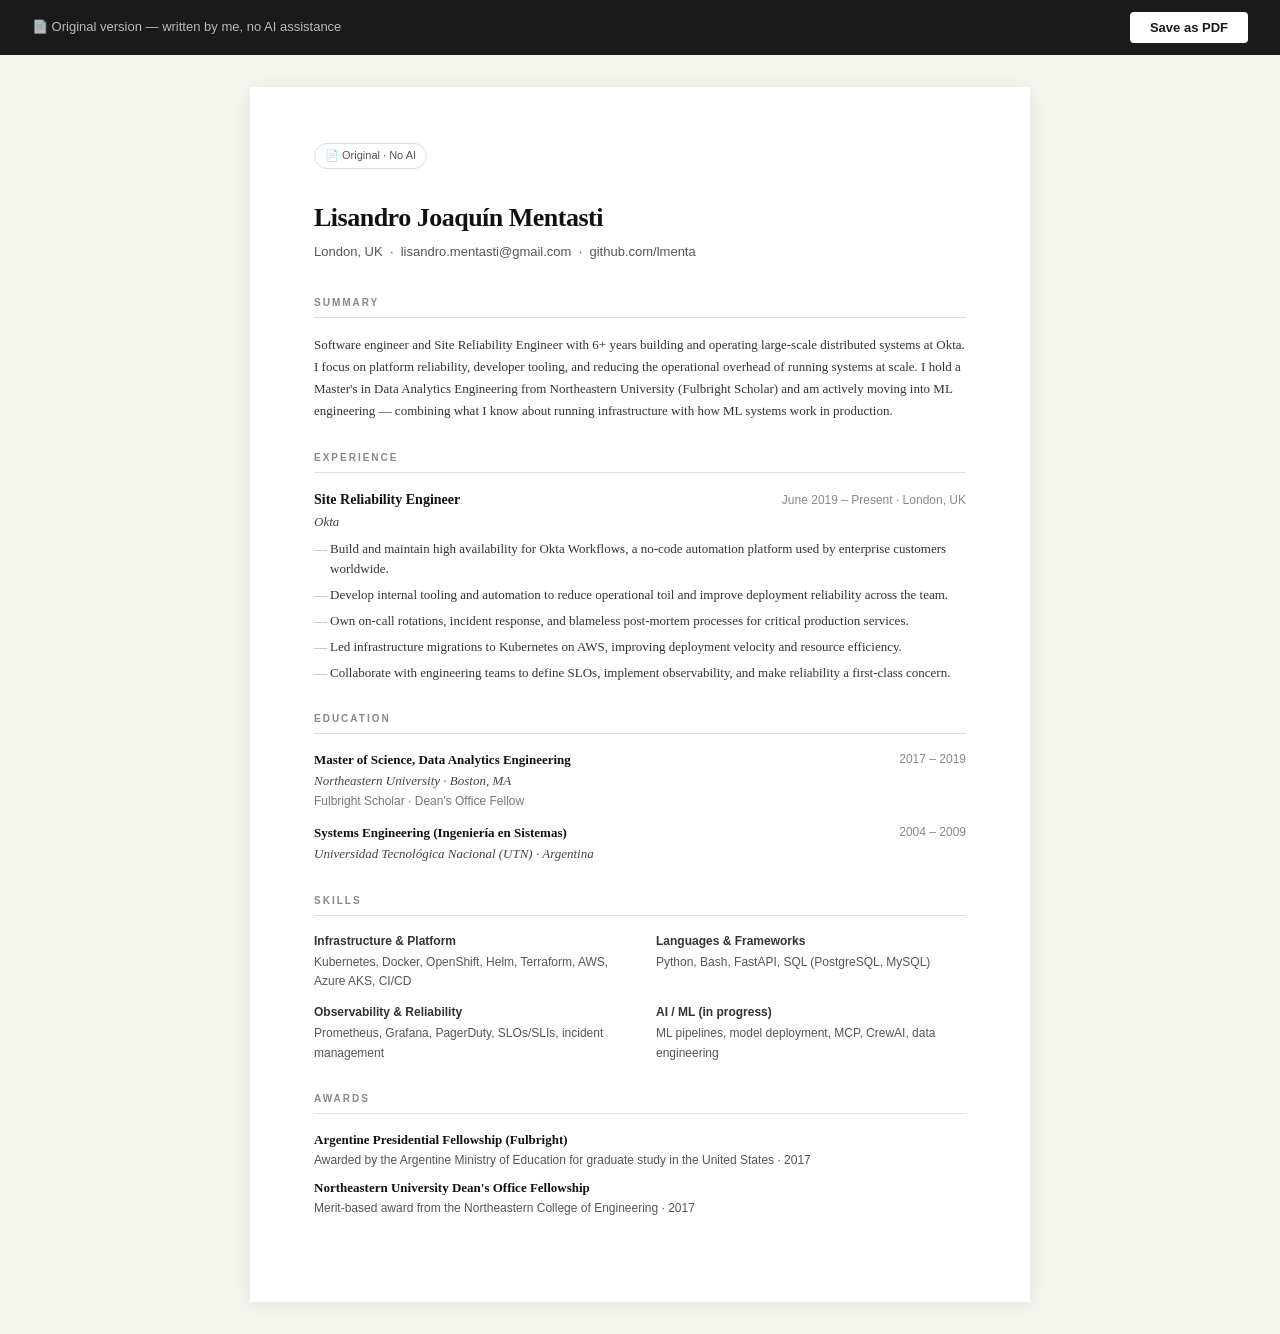
<file: resume/versions/original.html>
<!DOCTYPE html>
<html lang="en">
<head>
    <meta charset="UTF-8">
    <meta name="viewport" content="width=device-width, initial-scale=1.0">
    <title>Lisandro Joaquín Mentasti — CV</title>
    <style>
        * { box-sizing: border-box; margin: 0; padding: 0; }

        body {
            font-family: 'Georgia', 'Times New Roman', serif;
            font-size: 14px;
            line-height: 1.6;
            color: #1a1a1a;
            background: #f5f5f0;
        }

        .print-bar {
            background: #1a1a1a;
            color: #fff;
            padding: 12px 32px;
            display: flex;
            align-items: center;
            justify-content: space-between;
            font-family: -apple-system, sans-serif;
            font-size: 13px;
        }
        .print-bar span { opacity: 0.7; }
        .print-btn {
            background: #fff;
            color: #1a1a1a;
            border: none;
            padding: 8px 20px;
            border-radius: 4px;
            font-size: 13px;
            font-weight: 600;
            cursor: pointer;
            font-family: -apple-system, sans-serif;
        }
        .print-btn:hover { background: #e5e5e5; }

        .page {
            max-width: 780px;
            margin: 32px auto;
            background: #fff;
            padding: 56px 64px;
            box-shadow: 0 2px 20px rgba(0,0,0,0.08);
        }

        .badge {
            display: inline-flex;
            align-items: center;
            gap: 6px;
            font-family: -apple-system, sans-serif;
            font-size: 11px;
            color: #555;
            border: 1px solid #ddd;
            padding: 3px 10px;
            border-radius: 20px;
            margin-bottom: 28px;
        }

        header { margin-bottom: 32px; }
        h1 { font-size: 26px; font-weight: 700; letter-spacing: -0.5px; color: #111; }
        .subtitle { font-size: 13px; color: #555; margin-top: 4px; font-family: -apple-system, sans-serif; }

        section { margin-bottom: 28px; }
        .section-title {
            font-family: -apple-system, sans-serif;
            font-size: 10px;
            font-weight: 700;
            letter-spacing: 2px;
            text-transform: uppercase;
            color: #888;
            border-bottom: 1px solid #e0e0e0;
            padding-bottom: 6px;
            margin-bottom: 16px;
        }

        .job-header { display: flex; justify-content: space-between; align-items: baseline; margin-bottom: 6px; flex-wrap: wrap; gap: 4px; }
        .job-title { font-weight: 700; font-size: 14px; color: #111; }
        .job-company { font-style: italic; color: #444; font-size: 13px; }
        .job-date { font-family: -apple-system, sans-serif; font-size: 12px; color: #888; }

        ul { padding-left: 0; list-style: none; }
        ul li { padding-left: 16px; position: relative; margin-bottom: 5px; color: #333; font-size: 13px; }
        ul li::before { content: "—"; position: absolute; left: 0; color: #aaa; }

        .edu-item { display: flex; justify-content: space-between; margin-bottom: 12px; flex-wrap: wrap; gap: 2px; }
        .edu-degree { font-weight: 600; font-size: 13px; color: #111; }
        .edu-school { font-style: italic; font-size: 13px; color: #444; }
        .edu-note { font-size: 12px; color: #777; font-family: -apple-system, sans-serif; }
        .edu-date { font-family: -apple-system, sans-serif; font-size: 12px; color: #888; }

        .skills-grid { display: grid; grid-template-columns: 1fr 1fr; gap: 12px 32px; }
        .skill-category { font-weight: 600; font-size: 12px; font-family: -apple-system, sans-serif; color: #333; margin-bottom: 2px; }
        .skill-list { font-size: 12px; color: #555; font-family: -apple-system, sans-serif; }

        .award-item { margin-bottom: 8px; }
        .award-name { font-weight: 600; font-size: 13px; color: #111; }
        .award-desc { font-size: 12px; color: #555; font-family: -apple-system, sans-serif; }

        @media print {
            body { background: white; font-size: 12px; }
            .print-bar { display: none; }
            .page { margin: 0; padding: 32px 40px; box-shadow: none; max-width: 100%; }
            .badge { border-color: #ccc; }
        }

        @media (max-width: 600px) {
            .page { padding: 32px 24px; margin: 16px; }
            .skills-grid { grid-template-columns: 1fr; }
        }
    </style>
</head>
<body>
    <div class="print-bar">
        <span>📄 Original version — written by me, no AI assistance</span>
        <button class="print-btn" onclick="window.print()">Save as PDF</button>
    </div>

    <div class="page">
        <div class="badge">📄 Original · No AI</div>

        <header>
            <h1>Lisandro Joaquín Mentasti</h1>
            <p class="subtitle">London, UK &nbsp;·&nbsp; lisandro.mentasti@gmail.com &nbsp;·&nbsp; github.com/lmenta</p>
        </header>

        <section>
            <div class="section-title">Summary</div>
            <p style="font-size:13px; color:#333; line-height:1.7">
                Software engineer and Site Reliability Engineer with 6+ years building and operating large-scale distributed systems at Okta. I focus on platform reliability, developer tooling, and reducing the operational overhead of running systems at scale. I hold a Master's in Data Analytics Engineering from Northeastern University (Fulbright Scholar) and am actively moving into ML engineering — combining what I know about running infrastructure with how ML systems work in production.
            </p>
        </section>

        <section>
            <div class="section-title">Experience</div>
            <div class="job-header">
                <div>
                    <div class="job-title">Site Reliability Engineer</div>
                    <div class="job-company">Okta</div>
                </div>
                <div class="job-date">June 2019 – Present · London, UK</div>
            </div>
            <ul>
                <li>Build and maintain high availability for Okta Workflows, a no-code automation platform used by enterprise customers worldwide.</li>
                <li>Develop internal tooling and automation to reduce operational toil and improve deployment reliability across the team.</li>
                <li>Own on-call rotations, incident response, and blameless post-mortem processes for critical production services.</li>
                <li>Led infrastructure migrations to Kubernetes on AWS, improving deployment velocity and resource efficiency.</li>
                <li>Collaborate with engineering teams to define SLOs, implement observability, and make reliability a first-class concern.</li>
            </ul>
        </section>

        <section>
            <div class="section-title">Education</div>
            <div class="edu-item">
                <div>
                    <div class="edu-degree">Master of Science, Data Analytics Engineering</div>
                    <div class="edu-school">Northeastern University · Boston, MA</div>
                    <div class="edu-note">Fulbright Scholar · Dean's Office Fellow</div>
                </div>
                <div class="edu-date">2017 – 2019</div>
            </div>
            <div class="edu-item">
                <div>
                    <div class="edu-degree">Systems Engineering (Ingeniería en Sistemas)</div>
                    <div class="edu-school">Universidad Tecnológica Nacional (UTN) · Argentina</div>
                </div>
                <div class="edu-date">2004 – 2009</div>
            </div>
        </section>

        <section>
            <div class="section-title">Skills</div>
            <div class="skills-grid">
                <div>
                    <div class="skill-category">Infrastructure & Platform</div>
                    <div class="skill-list">Kubernetes, Docker, OpenShift, Helm, Terraform, AWS, Azure AKS, CI/CD</div>
                </div>
                <div>
                    <div class="skill-category">Languages & Frameworks</div>
                    <div class="skill-list">Python, Bash, FastAPI, SQL (PostgreSQL, MySQL)</div>
                </div>
                <div>
                    <div class="skill-category">Observability & Reliability</div>
                    <div class="skill-list">Prometheus, Grafana, PagerDuty, SLOs/SLIs, incident management</div>
                </div>
                <div>
                    <div class="skill-category">AI / ML (in progress)</div>
                    <div class="skill-list">ML pipelines, model deployment, MCP, CrewAI, data engineering</div>
                </div>
            </div>
        </section>

        <section>
            <div class="section-title">Awards</div>
            <div class="award-item">
                <div class="award-name">Argentine Presidential Fellowship (Fulbright)</div>
                <div class="award-desc">Awarded by the Argentine Ministry of Education for graduate study in the United States · 2017</div>
            </div>
            <div class="award-item">
                <div class="award-name">Northeastern University Dean's Office Fellowship</div>
                <div class="award-desc">Merit-based award from the Northeastern College of Engineering · 2017</div>
            </div>
        </section>
    </div>
</body>
</html>
</file>
<file: alternative/styles.css>
* {
    margin: 0;
    padding: 0;
    box-sizing: border-box;
}

body {
    background: #1a1a1a;
    color: #00ff00;
    font-family: 'Courier New', monospace;
    line-height: 1.6;
    overflow-x: auto;
}

.header {
    background: #2d2d2d;
    padding: 1rem 2rem;
    border-bottom: 2px solid #00ff00;
    display: flex;
    justify-content: space-between;
    align-items: center;
    flex-wrap: wrap;
}

.logo {
    color: #00ccff;
    font-size: 1.5rem;
    font-weight: bold;
}

.nav {
    display: flex;
    gap: 2rem;
    flex-wrap: wrap;
}

.nav a {
    color: #ccc;
    text-decoration: none;
    transition: color 0.3s;
}

.nav a:hover {
    color: #00ff00;
}

.container {
    max-width: 1200px;
    margin: 0 auto;
    padding: 2rem;
}

.terminal-window {
    background: #1e1e1e;
    border: 2px solid #00ff00;
    border-radius: 5px;
    margin: 2rem 0;
    box-shadow: 0 0 20px rgba(0, 255, 0, 0.3);
}

.terminal-header {
    background: #333;
    padding: 0.5rem 1rem;
    border-bottom: 1px solid #00ff00;
    display: flex;
    align-items: center;
    gap: 0.5rem;
}

.terminal-buttons {
    display: flex;
    gap: 0.3rem;
}

.terminal-button {
    width: 12px;
    height: 12px;
    border-radius: 50%;
}

.red { background: #ff5f56; }
.yellow { background: #ffbd2e; }
.green { background: #27ca3f; }

.terminal-title {
    margin-left: 1rem;
    color: #ccc;
    font-size: 0.9rem;
}

.terminal-content {
    padding: 1.5rem;
}

.command {
    color: #00ccff;
    margin-bottom: 0.5rem;
}

.output {
    color: #00ff00;
    margin-bottom: 1.5rem;
    white-space: pre-wrap;
}

.prompt {
    color: #00ccff;
}

.path {
    color: #ffff00;
}

.key {
    color: #00ccff;
    font-weight: bold;
}

.value {
    color: #fff;
}

.interactive-terminal {
    background: #000;
    border: 2px solid #00ff00;
    border-radius: 5px;
    margin: 2rem 0;
    min-height: 300px;
}

.terminal-input-area {
    padding: 1rem;
}

.terminal-output {
    padding: 1rem;
    min-height: 200px;
    overflow-y: auto;
}

.input-line {
    display: flex;
    align-items: center;
    margin-top: 1rem;
}

.terminal-input {
    background: transparent;
    border: none;
    outline: none;
    color: #00ff00;
    font-family: 'Courier New', monospace;
    font-size: 1rem;
    flex: 1;
    margin-left: 0.5rem;
}

.cursor {
    animation: blink 1s infinite;
    background: #00ff00;
    width: 10px;
    height: 20px;
    display: inline-block;
}

@keyframes blink {
    0%, 50% { opacity: 1; }
    51%, 100% { opacity: 0; }
}

.file-listing {
    display: grid;
    grid-template-columns: repeat(auto-fit, minmax(200px, 1fr));
    gap: 1rem;
    margin-top: 1rem;
}

.file-item {
    color: #00ccff;
    cursor: pointer;
    transition: color 0.3s;
}

.file-item:hover {
    color: #ffff00;
}

.help-section {
    background: #2d2d2d;
    border-left: 4px solid #00ff00;
    padding: 1rem;
    margin: 1rem 0;
}

.skills-grid {
    display: grid;
    grid-template-columns: repeat(auto-fit, minmax(150px, 1fr));
    gap: 1rem;
    margin-top: 1rem;
}

.skill-category {
    background: #2d2d2d;
    padding: 1rem;
    border-radius: 5px;
    border: 1px solid #444;
}

.profile-image-container {
    width: 250px;
    height: 250px;
    margin: 0 auto 2rem;
    border-radius: 50%;
    overflow: hidden;
    border: 4px solid #00ff00;
    transition: all 0.3s ease;
}

.profile-image-container:hover {
    box-shadow: 0 4px 20px rgba(0, 255, 0, 0.3);
    transform: scale(1.05);
}

.profile-image {
    width: 100%;
    height: 100%;
    object-fit: cover;
    object-position: center;
}

@media (max-width: 768px) {
    .header {
        flex-direction: column;
        gap: 1rem;
    }

    .nav {
        justify-content: center;
    }

    .container {
        padding: 1rem;
    }

    .terminal-content {
        padding: 1rem;
    }

    .about-section {
        padding: 2rem 1rem;
    }

    .about-name {
        font-size: 2rem;
    }

    .about-title {
        font-size: 1.2rem;
    }

    .profile-image-container {
        width: 200px;
        height: 200px;
    }
}

.typing {
    border-right: 2px solid #00ff00;
    animation: blink 1s infinite;
}
</file>
